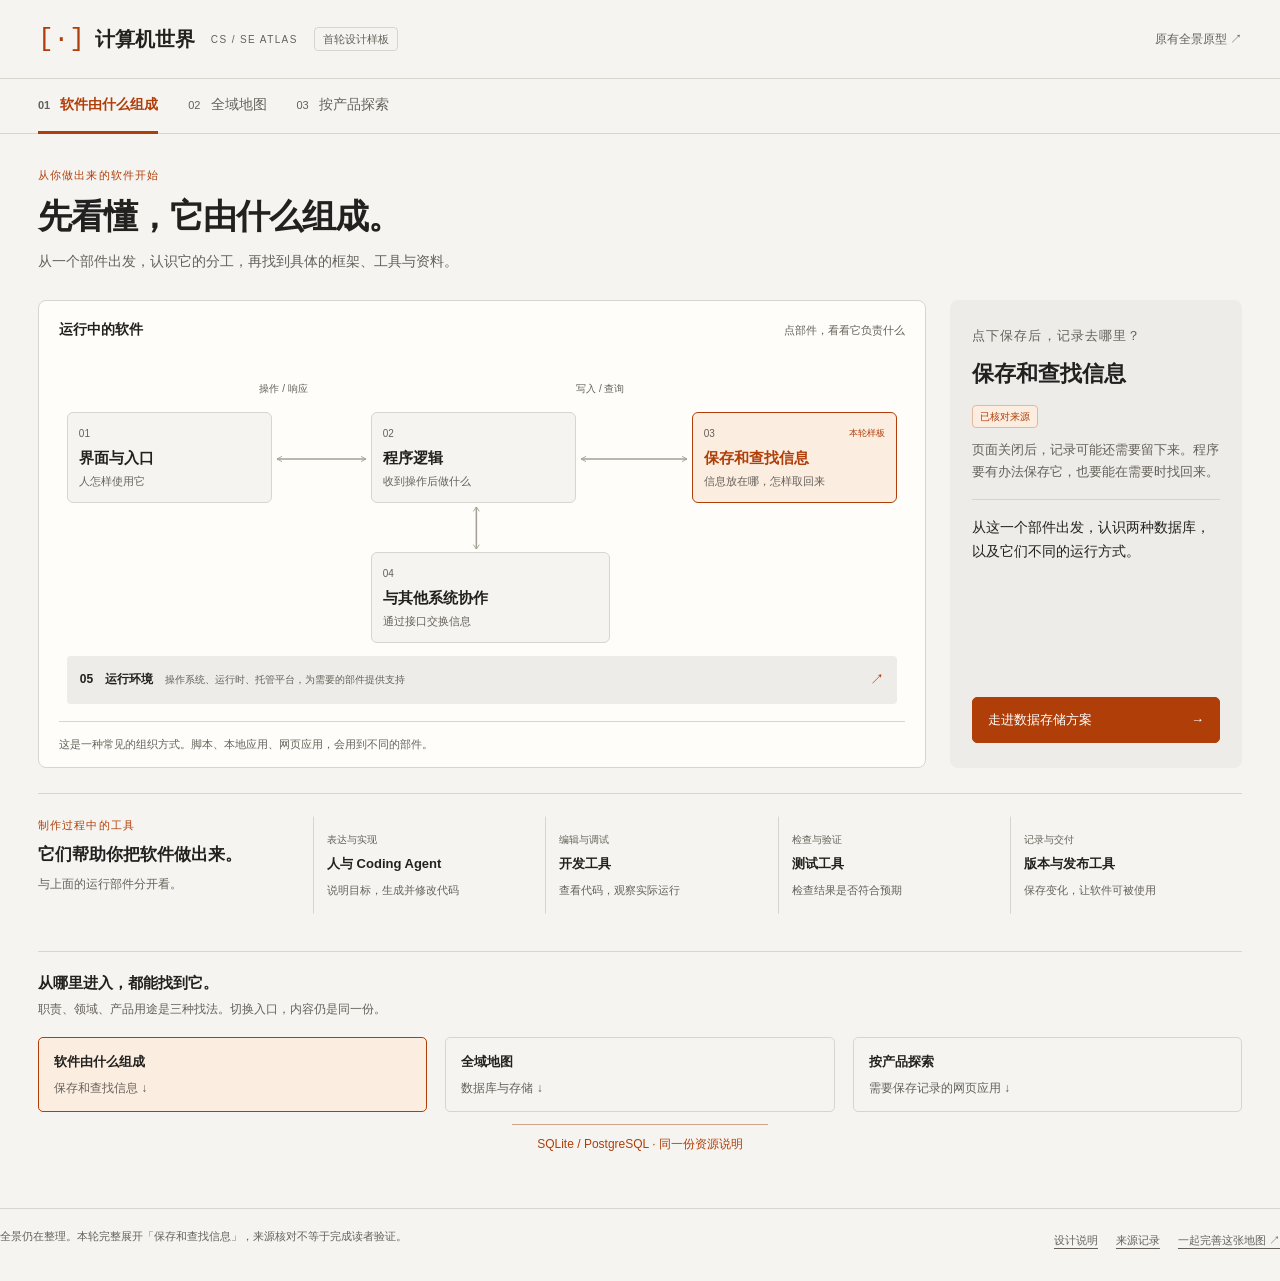
<file: design/index.html>
<!DOCTYPE html>
<!--
[INPUT]: 本目录样式、view.js、核实内容与原型的域名称，由 build.mjs 内联。
[OUTPUT]: 三入口导航样板与可访问的首页结构，不加载外部运行时资源。
[POS]: 设计样板的语义骨架；资源正文由共享内容库渲染。
[PROTOCOL]: 变更时更新此头部，然后检查 CLAUDE.md
-->
<html lang="zh-CN">
<head>
  <meta charset="utf-8">
  <meta name="viewport" content="width=device-width, initial-scale=1">
  <meta name="color-scheme" content="light">
  <title>计算机世界 · 导航设计样板</title>
  <style>
/*
 * [INPUT]: template.html 与 view.js 的语义区域、选中状态和资源卡结构。
 * [OUTPUT]: 暖灰与橙色的导航样板视觉、响应式布局、可见焦点和打印样式。
 * [POS]: design 的展示层；不通过固定侧栏覆盖主内容，保留自然纵向滚动。
 * [PROTOCOL]: 变更时更新此头部，然后检查 CLAUDE.md
 */
:root{--paper:#F6F4F0;--panel:#EEECE8;--ink:#22211F;--muted:#65615A;--line:#D8D5CF;--orange:#AF3E08;--tint:#FCEDE1;--white:#FFFDF9;--font:"PingFang SC","Hiragino Sans GB","Microsoft YaHei",sans-serif}
*{box-sizing:border-box}html{scroll-behavior:auto}body{margin:0;background:var(--paper);color:var(--ink);font:15px/1.7 var(--font)}
button,a,input{touch-action:manipulation}a{color:inherit;text-underline-offset:4px}button{font:inherit;color:inherit;cursor:pointer}button,a{-webkit-tap-highlight-color:transparent}
button:focus-visible,a:focus-visible,summary:focus-visible{outline:3px solid var(--orange);outline-offset:4px}button{border:0;background:none}h1,h2,h3,p{margin:0}h1,h2,h3{line-height:1.4;text-wrap:pretty}h1{font-size:34px;letter-spacing:-1px;font-weight:650}h2{font-size:20px}h3{font-size:17px}p{overflow-wrap:anywhere}small{font-size:12px}svg{display:block}
[hidden]{display:none!important}.skip{position:absolute;left:20px;top:-100px;z-index:10;background:var(--ink);color:white;padding:12px}.skip:focus{top:12px}
.masthead{max-width:1440px;margin:auto;min-height:78px;padding:16px 38px;display:flex;align-items:center;gap:16px}.wordmark{display:flex;align-items:center;gap:10px;font-size:20px;font-weight:700;text-decoration:none;white-space:nowrap}.mark{color:var(--orange);font:26px/1 monospace}.wordmark-en{font-size:10px;color:var(--muted);font-weight:500;letter-spacing:1.4px;margin-left:6px}.edition{font-size:11px;color:var(--muted);padding:2px 8px;border:1px solid var(--line);border-radius:4px}.legacy{margin-left:auto;display:flex;align-items:center;min-height:44px;font-size:12px;color:var(--muted);text-decoration:none}.legacy:hover{color:var(--orange)}
.entry-nav{display:flex;gap:30px;padding:0 38px;max-width:1440px;margin:auto;border-top:1px solid var(--line);border-bottom:1px solid var(--line)}.entry-nav a{min-height:55px;display:flex;align-items:center;gap:10px;text-decoration:none;border-bottom:3px solid transparent;margin-bottom:-1px;font-size:14px;color:var(--muted)}.entry-nav span{font-size:11px;font-variant-numeric:tabular-nums;color:var(--muted)}.entry-nav a[aria-current]{border-color:var(--orange);color:var(--orange);font-weight:600}
main{max-width:1364px;margin:auto;padding:32px 38px 44px;outline:none;min-height:65vh}.page-heading{margin-bottom:26px}.eyebrow{font-size:11px;letter-spacing:1.1px;color:var(--orange);margin-bottom:8px}.intro{color:var(--muted);margin-top:10px;max-width:740px;font-size:14px}.home-layout{display:grid;grid-template-columns:minmax(0,1fr) 292px;gap:24px;align-items:stretch}.composition{min-width:0;border:1px solid var(--line);border-radius:8px;background:var(--white);padding:19px 20px 14px}.section-label{display:flex;gap:12px;justify-content:space-between;align-items:center}.section-label h2{font-size:14px}.section-label span{font-size:11px;color:var(--muted)}
.software-map{position:relative;height:360px;margin:4px -5px 0}.connections{position:absolute;inset:0;width:100%;height:100%;color:#A6A095;pointer-events:none}.connection{fill:none;stroke:currentColor;stroke-width:1.4;marker-start:url(#arrow);marker-end:url(#arrow)}.part{position:absolute;text-align:left;background:var(--paper);border:1px solid var(--line);border-radius:6px;padding:12px 11px;min-height:90px;width:24%}.part:hover{border-color:var(--orange)}.part strong{font-size:15px;display:block;line-height:1.4;margin:5px 0}.part small{display:block;color:var(--muted);font-size:11px;line-height:1.5}.part-no{font-size:10px;color:var(--muted);display:flex;align-items:center;justify-content:space-between;gap:5px;font-variant-numeric:tabular-nums}.sample-dot{font-size:9px;color:var(--orange)}.part-interface{left:1.5%;top:19%}.part-logic{left:37%;top:19%}.part-storage{right:1.5%;top:19%}.part-network{left:37%;top:58%;width:28%}.part.selected,.workshop-tools button.selected{border-color:var(--orange);background:var(--tint)}.part.selected strong{color:var(--orange)}.edge-label{position:absolute;top:10%;font-size:10px;color:var(--muted)}.edge-ui{left:24%}.edge-data{left:61%}.runtime{position:absolute;bottom:0;left:1.5%;right:1.5%;min-height:48px;display:flex;align-items:center;gap:12px;background:var(--panel);padding:10px 12px;text-align:left;border:1px solid transparent;border-radius:4px}.runtime:hover,.runtime.selected{border-color:var(--orange)}.runtime strong{font-size:12px;white-space:nowrap}.runtime span{font-size:10px;color:var(--muted);flex:1}.runtime b{font-size:14px;font-weight:400;color:var(--orange)}.map-note{font-size:11px;color:var(--muted);margin-top:17px;padding-top:13px;border-top:1px solid var(--line)}
.role-inspector{display:flex;flex-direction:column;background:var(--panel);border-radius:8px;padding:25px 22px;min-width:0}.role-inspector h2{font-size:22px;margin:4px 0 15px}.role-inspector p{font-size:13px;color:var(--muted)}.role-inspector .role-example{font-size:14px;color:var(--ink);margin:16px 0;padding-top:16px;border-top:1px solid var(--line)}.role-inspector .status{margin-bottom:11px;align-self:flex-start}.role-inspector .action{margin-top:auto}.role-inspector .incomplete{margin-top:auto;padding-top:18px;font-size:12px}
.status{display:inline-block;font-size:10px;padding:2px 7px;border:1px solid var(--line);border-radius:4px;color:var(--muted);font-weight:400;white-space:nowrap}.status.ready{color:var(--orange);background:var(--tint);border-color:#E2B99D}.action{display:inline-flex;align-items:center;justify-content:space-between;gap:15px;min-height:46px;padding:10px 15px;border:1px solid var(--orange);border-radius:5px;background:var(--orange);color:#fff;text-decoration:none;font-size:13px;font-weight:500}.action.secondary{background:transparent;color:var(--orange)}.action:hover{filter:brightness(.93)}
.workshop{margin-top:25px;padding:22px 0 2px;border-top:1px solid var(--line);display:grid;grid-template-columns:250px 1fr;gap:25px}.workshop-heading h2{font-size:17px}.workshop-heading p:last-child{font-size:12px;color:var(--muted);margin-top:7px}.workshop-tools{display:grid;grid-template-columns:repeat(4,minmax(0,1fr));gap:0}.workshop-tools button{text-align:left;padding:6px 13px;border:1px solid transparent;border-left:1px solid var(--line);min-height:98px}.workshop-tools button:hover{background:var(--panel)}.workshop-tools button span{font-size:10px;color:var(--muted);display:block}.workshop-tools strong{font-size:13px;display:block;margin:5px 0}.workshop-tools small{font-size:11px;color:var(--muted);display:block}
.site-foot{border-top:1px solid var(--line);max-width:1288px;margin:0 auto;padding:18px 0 26px;display:flex;align-items:flex-start;gap:20px;color:var(--muted);font-size:11px}.site-foot p{flex:1}.site-foot div{display:flex;gap:18px}.site-foot a{display:inline-flex;align-items:center;min-height:28px}
.overview-layout{display:grid;grid-template-columns:minmax(0,1fr) 292px;gap:26px}.domain-list{display:grid;grid-template-columns:repeat(3,minmax(0,1fr));column-gap:22px;align-content:start}.domain-row{display:flex;min-height:66px;align-items:center;gap:10px;text-decoration:none;text-align:left;border-bottom:1px solid var(--line);padding:10px 0}.domain-row .ordinal{font-size:10px;color:var(--muted);font-variant-numeric:tabular-nums}.domain-row strong{font-size:13px;line-height:1.5;font-weight:500;flex:1}.domain-row .status{font-size:9px;padding:1px 4px}.domain-row:hover,.domain-row.selected{color:var(--orange)}.domain-row.featured{border-bottom-color:var(--orange)}.overview-note{margin-top:20px;font-size:12px;color:var(--muted)}
.product-list{display:flex;flex-direction:column;gap:0}.product-row{display:grid;grid-template-columns:35px 1fr auto;align-items:center;text-align:left;text-decoration:none;gap:15px;min-height:94px;border-bottom:1px solid var(--line);padding:14px 8px}.product-row .ordinal{font-size:12px;color:var(--muted)}.product-row strong{display:block;font-size:16px;font-weight:600}.product-row small{color:var(--muted);display:block;margin-top:4px;font-size:12px}.product-row:hover,.product-row.selected{background:var(--panel)}.product-row .go{color:var(--orange);font-size:20px}.product-row.featured{background:var(--tint);border:1px solid #E2B99D;border-radius:7px;padding:20px 16px;margin-bottom:9px}
.breadcrumbs{display:flex;align-items:center;gap:9px;flex-wrap:wrap;font-size:12px;color:var(--muted);margin-bottom:22px}.breadcrumbs a{min-height:28px;display:inline-flex;align-items:center}.breadcrumbs b{font-weight:400;color:var(--orange)}.topic-layout{display:grid;grid-template-columns:minmax(0,1fr) 310px;gap:36px}.topic-intro{max-width:680px}.topic-intro h1{margin-bottom:12px}.topic-intro>p{font-size:15px;color:var(--muted)}.explain-grid{display:grid;grid-template-columns:1fr 1fr;gap:25px;margin-top:27px;padding-top:22px;border-top:1px solid var(--line)}.explain-grid h2{font-size:13px;margin-bottom:7px}.explain-grid p{font-size:13px;color:var(--muted)}.resource-list{margin-top:28px}.resource-list h2{font-size:15px;margin-bottom:12px}.resource-option{display:grid;grid-template-columns:1fr auto;gap:12px;border-top:1px solid var(--line);padding:19px 0;text-decoration:none}.resource-option strong{font-size:22px;font-family:var(--font);font-weight:600}.resource-option small{color:var(--muted);display:block;font-size:12px;margin:3px 0}.resource-option p{font-size:13px;max-width:590px;margin-top:6px}.resource-option .go{align-self:center;font-size:22px;color:var(--orange)}.resource-option:hover strong{color:var(--orange)}.topic-aside{background:var(--panel);padding:22px;border-radius:8px;align-self:start}.topic-aside h2{font-size:17px;margin-bottom:12px}.topic-aside p{font-size:12px;color:var(--muted)}.topic-aside .decision-row{margin-top:17px;padding-top:15px;border-top:1px solid var(--line)}.topic-aside strong{font-size:13px;display:block;margin-bottom:5px}.topic-aside a{font-size:12px;display:inline-flex;align-items:center;min-height:38px;color:var(--orange)}
.shared-routes{margin-top:35px;border-top:1px solid var(--line);padding-top:20px}.shared-routes h2{font-size:15px}.shared-routes>p{font-size:12px;color:var(--muted);margin-top:6px}.route-diagram{display:grid;grid-template-columns:repeat(3,minmax(0,1fr));gap:18px;margin-top:17px}.route-branch{font-size:12px;text-decoration:none;border:1px solid var(--line);border-radius:5px;padding:13px 15px;position:relative}.route-branch strong{display:block;font-size:13px;margin-bottom:5px}.route-branch span{color:var(--muted)}.route-branch[aria-current]{border-color:var(--orange);background:var(--tint)}.route-branch:hover{border-color:var(--orange)}.converge{text-align:center;font-size:12px;color:var(--orange);padding-top:12px}.converge span{display:inline-block;border-top:1px solid #CDA68D;padding:9px 25px}
.resource-layout{display:grid;grid-template-columns:minmax(0,1fr) 315px;gap:38px}.resource-head{display:flex;justify-content:space-between;align-items:flex-start;gap:20px}.resource-head h1{font-size:40px;letter-spacing:-.7px}.resource-head .kind{font-size:12px;color:var(--muted);margin-top:5px}.resource-summary{font-size:17px;margin-top:18px;max-width:720px}.resource-section{border-top:1px solid var(--line);padding-top:19px;margin-top:23px}.resource-section h2{font-size:14px;margin-bottom:9px}.resource-section p,.resource-section li{font-size:13px;color:var(--muted)}.resource-section ul{padding-left:18px;margin:7px 0 0}.resource-section li+li{margin-top:6px}.resource-aside{background:var(--panel);border-radius:8px;padding:23px;align-self:start}.resource-aside .action{width:100%;margin:6px 0 12px}.resource-aside>p{font-size:11px;color:var(--muted)}.resource-aside h2{font-size:14px;margin:22px 0 8px}.sources-list{padding:0;margin:0;list-style:none}.sources-list li{margin-bottom:7px}.sources-list a{font-size:12px;display:inline-block;padding:4px 0;overflow-wrap:anywhere}.source-date{font-size:10px;color:var(--muted);margin-top:12px}.concept-note{margin-top:9px;border:1px solid var(--line);border-radius:5px;background:var(--white)}.concept-note summary{padding:12px 14px;font-size:13px;cursor:pointer;min-height:46px}.concept-note p{padding:0 14px 12px;font-size:12px;color:var(--muted)}.concept-note p strong{color:var(--ink);font-weight:500}.comparison{padding:17px;border:1px solid #D9BCA9;border-radius:5px;margin-top:20px}.comparison summary{min-height:44px;cursor:pointer;padding:8px 0}.comparison p{font-size:12px;color:var(--muted);margin:8px 0}.comparison a{font-size:13px;color:var(--orange);display:inline-flex;align-items:center;min-height:36px}.not-found{padding:65px 0;max-width:600px}.not-found p{margin:15px 0 25px;color:var(--muted)}.noscript{padding:30px}
@media(min-width:1440px){.software-map{height:360px}.role-inspector{padding:29px 25px}.role-inspector h2{font-size:24px}}
@media(max-width:1100px){main{padding:27px 25px 35px}.masthead{padding:14px 25px}.entry-nav{padding:0 25px}.home-layout,.overview-layout{grid-template-columns:minmax(0,1fr) 260px;gap:18px}.composition{padding:16px 12px 12px}.part strong{font-size:13px}.part small{font-size:10px}.part{padding:9px 8px}.software-map{height:360px}.part-network{width:30%}.workshop{grid-template-columns:200px 1fr;gap:15px}.workshop-tools button{padding:6px 9px}.domain-list{grid-template-columns:repeat(2,minmax(0,1fr))}.site-foot{margin:0 25px}}
@media(max-width:800px){.wordmark-en{display:none}.masthead{padding:12px 20px;min-height:68px;gap:10px}.wordmark{font-size:18px}.edition{font-size:10px}.legacy{font-size:11px}.entry-nav{padding:0 20px;gap:23px}.entry-nav a{font-size:13px;gap:7px;min-height:51px}.entry-nav span{font-size:10px}main{padding:26px 20px 32px}h1{font-size:29px}.home-layout,.overview-layout,.topic-layout,.resource-layout{grid-template-columns:1fr;gap:22px}.role-inspector{padding:20px;min-height:240px}.role-inspector .action{margin-top:17px;align-self:flex-start}.role-inspector h2{font-size:21px;margin:0 0 9px}.role-inspector .role-example{margin:12px 0}.software-map{height:360px}.part strong{font-size:15px}.part small{font-size:11px}.part{padding:11px}.runtime span{font-size:11px}.workshop{grid-template-columns:1fr;gap:15px}.workshop-tools{grid-template-columns:repeat(4,minmax(0,1fr))}.site-foot{margin:0 20px;flex-direction:column;gap:5px}.domain-list{grid-template-columns:repeat(3,minmax(0,1fr))}.topic-aside{padding:20px}.resource-aside{display:grid;grid-template-columns:1fr;max-width:none}.route-diagram{gap:10px}.route-branch{padding:12px 10px}.resource-head h1{font-size:34px}}
@media(max-width:560px){.masthead{padding:12px 16px;flex-wrap:wrap;gap:8px}.wordmark{font-size:17px}.mark{font-size:23px}.edition{margin-left:auto}.legacy{display:none}.entry-nav{padding:0 16px;gap:0;justify-content:space-between}.entry-nav a{font-size:12px;min-height:52px;gap:5px}.entry-nav span{display:none}main{padding:23px 16px 30px}.page-heading{margin-bottom:19px}h1{font-size:27px}.intro{font-size:13px;margin-top:9px}.section-label{align-items:flex-start;gap:8px}.section-label span{font-size:10px}.software-map{height:auto;min-height:0;margin:14px 0 0;display:grid;grid-template-columns:1fr 1fr;gap:12px}.connections,.edge-label{display:none}.part,.part-interface,.part-logic,.part-storage,.part-network{position:static;width:auto;min-height:112px;padding:12px}.part-storage{grid-column:1/-1}.part-storage strong{font-size:18px}.part-network{grid-column:1/-1;min-height:95px}.part strong{font-size:15px}.part small{font-size:11px}.part-no{font-size:10px}.sample-dot{font-size:10px}.runtime{position:static;grid-column:1/-1;display:flex;flex-wrap:wrap;gap:6px;min-height:78px}.runtime span{flex-basis:100%;order:3}.runtime b{margin-left:auto}.map-note{font-size:11px;line-height:1.75}.role-inspector{min-height:0}.workshop{margin-top:22px;padding-top:20px}.workshop-tools{grid-template-columns:1fr 1fr;gap:12px}.workshop-tools button{padding:10px;min-height:115px}.workshop-tools button strong{font-size:13px}.workshop-tools small{font-size:12px}.domain-list{grid-template-columns:1fr 1fr;column-gap:15px}.domain-row{display:grid;grid-template-columns:18px minmax(0,1fr);min-height:78px;gap:3px 7px}.domain-row strong{font-size:12px}.domain-row .status{grid-column:2;justify-self:start;margin-left:0}.product-row{grid-template-columns:23px 1fr auto;gap:10px;padding:15px 0}.product-row.featured{padding:16px 10px}.product-row strong{font-size:14px}.product-row small{font-size:11px}.explain-grid{grid-template-columns:1fr;gap:20px}.topic-intro>p{font-size:14px}.breadcrumbs{font-size:11px;gap:5px;margin-bottom:16px}.resource-head{flex-wrap:wrap;gap:10px}.resource-head h1{font-size:32px}.resource-summary{font-size:16px}.resource-option strong{font-size:21px}.route-diagram{grid-template-columns:1fr;gap:9px}.route-branch{display:grid;grid-template-columns:140px 1fr;align-items:center;min-height:62px;gap:9px;padding:10px 13px}.route-branch strong{font-size:12px;margin:0}.route-branch span{font-size:11px}.site-foot{margin:0 16px;font-size:10px}.site-foot div{flex-wrap:wrap;gap:8px 18px}.site-foot a{min-height:44px}.source-date{font-size:11px}.sources-list a{min-height:44px;display:flex;align-items:center}.resource-aside{padding:20px}}
@media(prefers-reduced-motion:reduce){*{scroll-behavior:auto!important;transition:none!important}}
@media print{.masthead,.entry-nav,.site-foot,.skip{display:none}body{background:#fff;font-size:12pt}main{padding:0}.home-layout,.topic-layout,.resource-layout,.overview-layout{display:block}.role-inspector,.topic-aside,.resource-aside{margin-top:22px}.software-map{break-inside:avoid}.workshop{display:block}.resource-section,.route-diagram,.resource-option{break-inside:avoid}a{color:#222}.concept-note p{display:block}}
</style>
</head>
<body>
  <a class="skip" href="#main">跳到主要内容</a>
  <header class="masthead">
    <a class="wordmark" href="#home"><span class="mark" aria-hidden="true">[·]</span>计算机世界<span class="wordmark-en">CS / SE ATLAS</span></a>
    <span class="edition">首轮设计样板</span>
    <a class="legacy" href="../index.html">原有全景原型 ↗</a>
  </header>
  <nav class="entry-nav" aria-label="地图入口">
    <a href="#home" data-entry="home"><span>01</span>软件由什么组成</a>
    <a href="#domains" data-entry="domains"><span>02</span>全域地图</a>
    <a href="#products" data-entry="products"><span>03</span>按产品探索</a>
  </nav>
  <main id="main" tabindex="-1"></main>
  <footer class="site-foot">
    <p>全景仍在整理。本轮完整展开「保存和查找信息」，来源核对不等于完成读者验证。</p>
    <div><a href="review.md">设计说明</a><a href="sources.md">来源记录</a><a href="../CONTRIBUTING.md">一起完善这张地图 ↗</a></div>
  </footer>
  <template id="home-template">
    <section class="page-heading">
      <p class="eyebrow">从你做出来的软件开始</p>
      <h1>先看懂，它由什么组成。</h1>
      <p class="intro">从一个部件出发，认识它的分工，再找到具体的框架、工具与资料。</p>
    </section>
    <div class="home-layout">
      <section class="composition" aria-labelledby="composition-title">
        <div class="section-label"><h2 id="composition-title">运行中的软件</h2><span>点部件，看看它负责什么</span></div>
        <div class="software-map">
          <svg class="connections" viewBox="0 0 760 360" preserveAspectRatio="none" aria-hidden="true">
            <defs><marker id="arrow" viewBox="0 0 8 8" refX="6" refY="4" markerWidth="5" markerHeight="5" orient="auto-start-reverse"><path d="M1 1L6 4L1 7" fill="none" stroke="currentColor"/></marker></defs>
            <path class="connection" d="M198 115H277"/>
            <path class="connection" d="M468 115H562"/>
            <path class="connection" d="M375 163V205"/>
          </svg>
          <span class="edge-label edge-ui">操作 / 响应</span><span class="edge-label edge-data">写入 / 查询</span>
          <button class="part part-interface" data-role="interface"><span class="part-no">01</span><strong>界面与入口</strong><small>人怎样使用它</small></button>
          <button class="part part-logic" data-role="logic"><span class="part-no">02</span><strong>程序逻辑</strong><small>收到操作后做什么</small></button>
          <button class="part part-storage selected" data-role="storage" aria-pressed="true"><span class="part-no">03 <span class="sample-dot">本轮样板</span></span><strong>保存和查找信息</strong><small>信息放在哪，怎样取回来</small></button>
          <button class="part part-network" data-role="network"><span class="part-no">04</span><strong>与其他系统协作</strong><small>通过接口交换信息</small></button>
          <button class="runtime" data-role="runtime"><strong>05　运行环境</strong><span>操作系统、运行时、托管平台，为需要的部件提供支持</span><b aria-hidden="true">↗</b></button>
        </div>
        <p class="map-note">这是一种常见的组织方式。脚本、本地应用、网页应用，会用到不同的部件。</p>
      </section>
      <aside id="role-inspector" class="role-inspector" aria-live="polite"></aside>
    </div>
    <section class="workshop" aria-labelledby="workshop-title">
      <div class="workshop-heading"><p class="eyebrow">制作过程中的工具</p><h2 id="workshop-title">它们帮助你把软件做出来。</h2><p>与上面的运行部件分开看。</p></div>
      <div class="workshop-tools">
        <button data-role="agent"><span>表达与实现</span><strong>人与 Coding Agent</strong><small>说明目标，生成并修改代码</small></button>
        <button data-role="editor"><span>编辑与调试</span><strong>开发工具</strong><small>查看代码，观察实际运行</small></button>
        <button data-role="testing"><span>检查与验证</span><strong>测试工具</strong><small>检查结果是否符合预期</small></button>
        <button data-role="delivery"><span>记录与交付</span><strong>版本与发布工具</strong><small>保存变化，让软件可被使用</small></button>
      </div>
    </section>
  </template>
  <noscript><p class="noscript">此交互样板需要启用 JavaScript。文字与来源也可在 <a href="review.md">设计说明</a>和 <a href="sources.md">来源记录</a>中阅读。</p></noscript>
  <script>

const CATALOG = {"content":{"schemaVersion":1,"verifiedAt":"2026-09-04","concepts":[{"id":"data-storage","name":"数据存储方案","summary":"把记录留下来，并在需要时找回来。本样板聚焦程序关闭后仍需保留的数据。","why":"以记录待办事项为例：页面关掉后，标题和完成状态还应保留；下次打开，还能只找出未完成的事项。","mechanism":"程序把记录交给存储方案保存，再按条件查询。本次沿关系型数据库这条路径，认识两种具体实现。","boundary":"保存数据不等于必须运行独立数据库服务。普通文件也是一种办法；本样板只展开关系型数据库，不代表存储方案只有这一类。","resourceIds":["sqlite","postgresql"],"sourceIds":["sqlite-about","pg-concepts","pg-architecture"]},{"id":"relational-database","name":"关系型数据库","summary":"用表组织记录，再按条件查询、组合和更新这些记录。","why":"记录变多后，程序需要反复筛选、关联和修改数据，不宜每次都重新编写一套文件查找逻辑。","mechanism":"可以把待办事项组织成一张表：一行是一条事项，列描述标题、完成状态等信息；程序通过 SQL 等接口提出查询和修改要求。","boundary":"这是组织数据的一类方式，SQLite 和 PostgreSQL 是具体实现。同属关系型数据库，不代表 SQL 细节、扩展和部署方式完全兼容。","resourceIds":["sqlite","postgresql"],"sourceIds":["pg-concepts","sqlite-about","pg-about"]},{"id":"embedded-database","name":"嵌入式数据库","summary":"数据库引擎作为库随应用运行，由应用直接调用。","why":"有些软件只需要管理身边的数据，希望运行应用时就能保存记录，减少单独部署服务的工作。","mechanism":"以 SQLite 为例，应用进程内的数据库引擎直接读写本机文件，中间没有独立的数据库服务进程。","boundary":"“嵌入式”说的是引擎如何与应用配合，不是只能用于小程序。SQLite 所说的 serverless 也不同于云厂商代管服务器。","resourceIds":["sqlite"],"sourceIds":["sqlite-serverless","sqlite-uses"]},{"id":"client-server-database","name":"客户端／服务器数据库","summary":"由独立服务管理数据，应用通过连接提出查询和修改请求。","why":"多个应用需要访问同一份数据时，可以把连接、访问权限和数据管理集中交给数据库服务。","mechanism":"以 PostgreSQL 为例，应用是数据库客户端，服务进程管理文件并执行请求；二者既可在同一台电脑，也可通过网络连接。","boundary":"“服务器”是一种运行职责，不等于必须租云主机。网页产品中，访问数据库的客户端也可能是后端应用，而不是浏览器。","resourceIds":["postgresql"],"sourceIds":["pg-architecture","pg-roles","pg-install"]}],"resources":[{"id":"sqlite","name":"SQLite","kind":"嵌入式 SQL 数据库引擎","summary":"把数据库能力装进应用，直接管理本机数据库文件。","purpose":"保存和查询应用记录，常见于手机与桌面软件，也可用于合适的网页应用后端。","environment":"引擎与调用它的程序处在同一进程。用于网页产品时，数据库可在后端机器上，用户通过网页访问应用。","requirements":["应用需要可用的 SQLite 库或对应语言的驱动；所在运行环境可能已经提供。","保存文件时，应用需要相应的文件访问权限；无需另起数据库服务，也无需注册 SQLite 云账号。","本样板讨论 SQLite 核心的本地用法；另外购买的托管产品有各自条件。"],"limits":["同一数据库同一时刻只有一个写入者。能否满足需求取决于写入频率与等待时间，不能仅凭用户数判断。","多台电脑直接同时读写网络共享盘上的同一数据库文件时，应另评估客户端／服务器方案。"],"officialUrl":"https://www.sqlite.org/","sourceIds":["sqlite-about","sqlite-serverless","sqlite-uses"],"verifiedAt":"2026-09-04","conceptIds":["data-storage","relational-database","embedded-database"]},{"id":"postgresql","name":"PostgreSQL","kind":"开源对象关系型数据库系统","summary":"独立运行数据库服务，让应用通过连接访问共同的数据。","purpose":"保存和查询结构化记录，管理多个客户端的连接与权限，并提供可扩展的数据类型和功能。","environment":"可在 Linux、macOS、Windows 等系统运行。数据库服务与应用可以同机，也可以分开部署。","requirements":["需要安装并运行数据库服务，或取得现有实例的连接方式；应用使用相应驱动或客户端。","连接使用数据库角色，并受认证与权限配置控制；数据库角色不等于云平台账号。","可自行安装免费开源核心，无需购买云服务；选择第三方托管时，账号、费用和配额另看服务条款。"],"limits":["相较于把库嵌入应用，需要安排服务运行、连接配置和访问权限。","保存重要数据仍需安排备份与恢复；使用数据库本身不等于已经有恢复保障。"],"officialUrl":"https://www.postgresql.org/","sourceIds":["pg-about","pg-architecture","pg-download","pg-install","pg-roles","pg-backup"],"verifiedAt":"2026-09-04","conceptIds":["data-storage","relational-database","client-server-database"]}],"relations":[{"id":"sqlite-storage","from":"sqlite","to":"data-storage","type":"implements","label":"用于保存和查找记录","condition":"本样板使用持久化的本机数据库文件来说明这一职责。","sourceIds":["sqlite-about"]},{"id":"postgresql-storage","from":"postgresql","to":"data-storage","type":"implements","label":"用于保存和查找记录","condition":"通过数据库服务保存记录，应用建立连接后查询和更新。","sourceIds":["pg-architecture"]},{"id":"sqlite-relational","from":"sqlite","to":"relational-database","type":"implements","label":"提供关系型数据管理","condition":"支持表与 SQL，不表示与其他实现的语法和扩展完全兼容。","sourceIds":["sqlite-about"]},{"id":"postgresql-relational","from":"postgresql","to":"relational-database","type":"implements","label":"提供关系型数据管理","condition":"以关系模型为基础，并提供对象关系特性和扩展能力。","sourceIds":["pg-concepts","pg-about"]},{"id":"sqlite-embedded","from":"sqlite","to":"embedded-database","type":"implements","label":"作为库随应用运行","condition":"此处描述 SQLite 核心，不泛指包装它的远程服务。","sourceIds":["sqlite-serverless"]},{"id":"postgresql-client-server","from":"postgresql","to":"client-server-database","type":"implements","label":"通过独立服务管理数据","condition":"客户端与数据库服务可以部署在同一台机器。","sourceIds":["pg-architecture"]},{"id":"sqlite-postgresql-comparison","from":"sqlite","to":"postgresql","type":"comparable","label":"围绕存储需求比较","condition":"当需求是用 SQL 保存和查询记录时，可比较二者；先看数据位置、同时写入的要求和服务维护安排。同类不等于可直接替换，迁移还需检查语法、类型、扩展和应用代码。","sourceIds":["sqlite-uses","pg-architecture","pg-about"]}],"sources":[{"id":"sqlite-about","title":"SQLite 官方介绍 · About SQLite","url":"https://www.sqlite.org/about.html","checkedAt":"2026-09-04"},{"id":"sqlite-uses","title":"SQLite 官方适用场景 · Appropriate Uses","url":"https://www.sqlite.org/whentouse.html","checkedAt":"2026-09-04"},{"id":"sqlite-serverless","title":"SQLite 无独立服务进程的含义 · Serverless","url":"https://www.sqlite.org/serverless.html","checkedAt":"2026-09-04"},{"id":"pg-about","title":"PostgreSQL 官方介绍 · About","url":"https://www.postgresql.org/about/","checkedAt":"2026-09-04"},{"id":"pg-concepts","title":"PostgreSQL 18 教程 · 关系、表和数据库","url":"https://www.postgresql.org/docs/18/tutorial-concepts.html","checkedAt":"2026-09-04"},{"id":"pg-architecture","title":"PostgreSQL 18 教程 · 客户端／服务器架构","url":"https://www.postgresql.org/docs/18/tutorial-arch.html","checkedAt":"2026-09-04"},{"id":"pg-install","title":"PostgreSQL 18 教程 · 安装","url":"https://www.postgresql.org/docs/18/tutorial-install.html","checkedAt":"2026-09-04"},{"id":"pg-download","title":"PostgreSQL 官方下载 · 平台与安装包","url":"https://www.postgresql.org/download/","checkedAt":"2026-09-04"},{"id":"pg-roles","title":"PostgreSQL 18 手册 · 数据库角色","url":"https://www.postgresql.org/docs/18/database-roles.html","checkedAt":"2026-09-04"},{"id":"pg-backup","title":"PostgreSQL 18 手册 · 备份与恢复","url":"https://www.postgresql.org/docs/18/backup.html","checkedAt":"2026-09-04"}],"routes":[{"id":"home","title":"软件由什么组成","relation":"role","steps":["软件由什么组成","保存和查找信息","数据存储方案"],"conceptId":"data-storage","resourceIds":["sqlite","postgresql"]},{"id":"domains","title":"全域地图","relation":"domain","steps":["全域地图","数据库与存储","数据存储方案"],"conceptId":"data-storage","resourceIds":["sqlite","postgresql"]},{"id":"products","title":"按产品探索","relation":"product","steps":["按产品探索","需要保存记录的网页应用","数据存储方案"],"conceptId":"data-storage","resourceIds":["sqlite","postgresql"]}]},"panorama":[{"name":"软件的构成单位","summary":"你听到的绝大多数名词都在这一组。分界线只有三条：谁调用谁、能不能下载安装、换掉要不要重写。"},{"name":"数据结构","summary":"一堆数据摆成什么形状。形状决定了「找一个」「加一个」「删一个」各要花多少功夫。"},{"name":"算法","summary":"一套固定的步骤，把输入变成输出。名字听着抽象，但每一个都对应着你天天在用的功能。"},{"name":"设计模式","summary":"被反复用出来的代码组织套路。它们不是发明的，是从大量真实代码里认出来的重复形状。"},{"name":"架构风格","summary":"整个系统摆成什么形状，块与块之间怎么说话。比设计模式高一个尺度。"},{"name":"编程范式","summary":"写代码时脑子里的组织方式。同一门语言可以支持好几种。"},{"name":"编程语言家族","summary":"语言不是孤立发明的，是一棵有血缘的树。认出家族，语法就不用一门门背。"},{"name":"语言的构成部件","summary":"任何一门语言拆开都是这些零件。认识零件，看陌生代码就不再是天书。"},{"name":"类型系统","summary":"机器在什么时候、用多严的标准，检查你有没有把东西放错格子。"},{"name":"操作系统","summary":"程序和硬件之间那一层。它管的是：谁能用 CPU、谁能用内存、谁能碰硬盘。"},{"name":"网络与协议","summary":"两台机器之间怎么把话说清楚。分层是这里的核心：每一层只管自己那点事。"},{"name":"数据库与存储","summary":"把数据放住并且还能找回来。不同的数据库不是好坏之分，是为不同的查询形状优化的。"},{"name":"并发与并行","summary":"多件事同时进行时会出的问题，以及应对办法。并发是「交替着做」，并行是「真的同时做」。"},{"name":"从源码到运行","summary":"你写的字，怎么一步步变成机器执行的电信号。这条链路每一段都有专门的名字。"},{"name":"前端","summary":"跑在用户那台机器上、看得见的那一半。核心矛盾是：状态变了，界面怎么跟着变。"},{"name":"后端","summary":"跑在别人机器上、看不见的那一半。核心矛盾是：很多人同时来，怎么不出错、不崩。"},{"name":"交付与基础设施","summary":"代码写完之后到用户能用之间的全部工序。核心是把每一步都变成可重复、可回滚的。"},{"name":"测试","summary":"测试只能证明有问题，不能证明没问题。所以它们的分类，本质是「用多大成本抽多大的样」。"},{"name":"安全","summary":"安全不是一个功能，是一堆「假设别人不怀好意」时才成立的设计。"},{"name":"人工智能与机器学习","summary":"从数据里拟合出一个函数，再把这个函数部署出去用。分成训练侧和推理侧两半。"},{"name":"数据的表示与格式","summary":"同一份东西在机器里的写法。乱码、精度丢失、文件打不开，根源都在这一组。"},{"name":"版本控制与协作","summary":"多个人在同一份代码上动手时的秩序。Git 一家独大，所以这组基本等于 Git 的世界观。"},{"name":"计算机体系结构","summary":"软件之所以有那些约束，根源都在硬件的物理事实上。这一层解释了「为什么快的东西小、大的东西慢」。"},{"name":"理论计算机科学","summary":"关于「什么算得出来、算得多快、能不能证明」的那一层。它划定了工程能做到的边界。"}]};


/**
 * [INPUT]: build.mjs 内联的 CATALOG，template.html 的页面与首页模板。
 * [OUTPUT]: 软件职责、知识领域、产品用途三个入口，以及共享概念和资源详情。
 * [POS]: design 的交互协调层；哈希只记录入口/主题/资源身份，正文始终从同一对象读取。
 * [PROTOCOL]: 变更时更新此头部，然后检查 CLAUDE.md
 */
(() => {
  'use strict';
  const {content, panorama} = CATALOG;
  const concepts = new Map(content.concepts.map(c => [c.id, c]));
  const resources = new Map(content.resources.map(r => [r.id, r]));
  const sources = new Map(content.sources.map(s => [s.id, s]));
  const routes = new Map(content.routes.map(r => [r.id, r]));
  const main = document.getElementById('main');
  const escape = value => String(value).replace(/[&<>"']/g, ch => ({'&':'&amp;','<':'&lt;','>':'&gt;','"':'&quot;',"'":'&#39;'}[ch]));
  const url = (route, id) => `#${route}/storage${id ? '/' + encodeURIComponent(id) : ''}`;
  const external = (href, label, className = '') => `<a class="${className}" href="${escape(href)}" target="_blank" rel="noopener noreferrer">${escape(label)} <span aria-hidden="true">↗</span></a>`;
  const status = ready => `<span class="status${ready ? ' ready' : ''}">${ready ? '已核对来源' : '只有定位 · 待整理'}</span>`;

  // --- 首页部件描述是设计语境，不是项目资源的另一份正文 ---
  const roles = {
    storage: {name:'保存和查找信息',question:'点下保存后，记录去哪里？',summary:'页面关闭后，记录可能还需要留下来。程序要有办法保存它，也要能在需要时找回来。',example:'从这一个部件出发，认识两种数据库，以及它们不同的运行方式。'},
    interface: {name:'界面与入口',question:'人怎样告诉软件要做什么？',summary:'按钮、页面、命令行，都是进入软件的方式。入口接收操作，再把处理结果呈现给人。',example:'手机应用、命令行脚本和网页，可以采用不同的入口。'},
    logic: {name:'程序逻辑',question:'收到一个操作，接着做什么？',summary:'检查输入、计算结果、安排动作，这些规则决定软件的行为。它们可以在本机运行，也可以由远端程序处理。',example:'“保存记录”可能先检查内容，再调用存储部件。'},
    network: {name:'与其他系统协作',question:'有些事情，交给谁来做？',summary:'软件可以通过接口请求另一个系统的能力，也可能完全独立工作。需要协作时，再认识协议、接口和数据交换。',example:'调用地图、邮件服务或模型接口，是不同的协作场景。'},
    runtime: {name:'运行环境',question:'代码在哪里真正执行？',summary:'操作系统、语言运行时和托管环境，为软件提供执行代码与访问资源的条件。不同软件需要的组合不同。',example:'脚本在你的电脑上运行，也可以被部署到另一台机器。'},
    agent: {name:'人与 Coding Agent',question:'谁来表达目标，谁来检查结果？',summary:'人说明希望解决的问题，Agent 协助生成和修改代码。软件运行后是否符合目标，还需要观察与验证。',example:'这是制作软件的一种方式。用 AI 写代码，并不意味着成品必须带 AI 功能。'},
    editor: {name:'开发工具',question:'怎样看见并修改正在做的东西？',summary:'编辑器、调试器等工具帮助查看代码、定位问题和观察运行。它们与最终交付的软件承担不同职责。',example:'工具的具体种类、代表项目和适用环境将在后续整理。'},
    testing: {name:'测试工具',question:'怎样知道改动是否符合预期？',summary:'把需要检查的行为变成可以重复运行的验证。工具执行检查，人仍需决定哪些结果才是正确的。',example:'检查能不能保存、能不能再次读出，是数据功能的具体问题。'},
    delivery: {name:'版本与发布工具',question:'怎样记录变化，让别人也能使用？',summary:'版本工具记录改动，构建与发布工具帮助准备和交付软件。部署方式取决于软件准备在哪里运行。',example:'交付一个本地文件与运行一个在线服务，需要的安排不同。'}
  };
  const products = [
    {name:'需要保存记录的网页应用',desc:'从待办、笔记等记录出发，认识信息如何留下来。',sample:true},
    {name:'自动化脚本',desc:'把重复操作交给程序，可能从文件或命令行进入。',detail:'脚本可以处理文件、调用接口，也可能完全不需要网页界面或数据库。'},
    {name:'手机应用',desc:'围绕手机上的交互、本地数据与设备能力探索。',detail:'应用可能只用本地数据，也可能与远端系统同步。具体资源与组合仍待整理。'},
    {name:'桌面应用',desc:'从电脑上的窗口、文件和操作系统能力进入。',detail:'桌面应用的运行环境、数据位置与交付方式需要一起考虑，本轮尚未整理完整资源。'},
    {name:'带 AI 能力的应用',desc:'把模型作为一种能力，接入具体的软件用途。',detail:'模型能力只是其中一部分；界面、数据和运行安排仍由产品需求决定。本轮尚未整理完整资源。'}
  ];
  function rolePanel(id) {
    const role = roles[id];
    const panel = document.getElementById('role-inspector');
    if (!panel || !role) return;
    panel.innerHTML = `<p class="eyebrow">${escape(role.question)}</p><h2>${escape(role.name)}</h2>${status(id === 'storage')}
      <p>${escape(role.summary)}</p><p class="role-example">${escape(role.example)}</p>
      ${id === 'storage' ? `<a class="action" href="${url('home')}">走进数据存储方案 <span aria-hidden="true">→</span></a>` : '<p class="incomplete">这一部分先保留位置，具体资源还在整理。可回到「保存和查找信息」体验完整样板。</p>'}`;
    document.querySelectorAll('[data-role]').forEach(button => {
      const selected = button.dataset.role === id;
      button.classList.toggle('selected', selected);
      button.setAttribute('aria-pressed', String(selected));
    });
  }
  function heading(eyebrow, title, intro) {
    return `<section class="page-heading"><p class="eyebrow">${escape(eyebrow)}</p><h1>${escape(title)}</h1><p class="intro">${escape(intro)}</p></section>`;
  }
  function renderHome() {
    main.append(document.getElementById('home-template').content.cloneNode(true));
    rolePanel('storage');
    main.insertAdjacentHTML('beforeend', sharedRoutes('home'));
  }
  function renderDomains() {
    main.innerHTML = heading('按知识领域找位置', '把视野拉远一点。', '这里保留原有的 24 个域。数据库与存储已接入本轮样板，其余领域继续作为待整理的探索底稿。') +
      `<div class="overview-layout"><section><div class="domain-list">${panorama.map((domain, index) => {
        const selected = domain.name === '数据库与存储';
        const inside = `<span class="ordinal">${String(index + 1).padStart(2,'0')}</span><strong>${escape(domain.name)}</strong>${selected ? '<span class="status ready">含已核对样板</span>' : status(false)}`;
        return selected ? `<a class="domain-row featured" href="${url('domains')}">${inside}</a>` : `<button class="domain-row" data-domain="${index}">${inside}</button>`;
      }).join('')}</div><p class="overview-note">“只有定位”表示保留了原型中的名称和一句说明；不代表该领域的全部内容已经核实。</p></section>
      <aside id="domain-inspector" class="role-inspector" aria-live="polite"><p class="eyebrow">本轮可走通的分支</p><h2>数据库与存储</h2><p>先理解保存和查找信息的职责，再看 SQLite、PostgreSQL 两个具体项目。</p><p class="role-example">你将从领域归属出发，抵达与首页相同的资源。</p><a class="action" href="${url('domains')}">进入存储样板 <span aria-hidden="true">→</span></a></aside></div>` + sharedRoutes('domains');
  }
  function renderProducts() {
    main.innerHTML = heading('按想做的东西找线索', '从一个产品，认识它的部件。', '这些入口帮助你发现可能用到的技术。具体组成随需求而变，本轮先展开有记录保存需求的网页应用。') +
      `<div class="overview-layout"><section class="product-list">${products.map((product, index) => {
        const inner = `<span class="ordinal">${String(index + 1).padStart(2,'0')}</span><div><strong>${escape(product.name)}</strong><small>${escape(product.desc)}</small></div><span class="go" aria-hidden="true">${product.sample ? '→' : '+'}</span>`;
        return product.sample ? `<a class="product-row featured" href="${url('products')}">${inner}</a>` : `<button class="product-row" data-product="${index}">${inner}</button>`;
      }).join('')}</section><aside id="product-inspector" class="role-inspector" aria-live="polite"><p class="eyebrow">以记录待办为例</p><h2>关掉页面，记录还在。</h2><p>从这个需求进入，看看“保存与查询”部件可以由什么实现。</p><p class="role-example">这里先展开持久化数据，不承诺已经覆盖一个网页应用的全部组成。</p><a class="action" href="${url('products')}">发现相关方案 <span aria-hidden="true">→</span></a></aside></div>` + sharedRoutes('products');
  }
  function breadcrumbs(route, resource) {
    return `<nav class="breadcrumbs" aria-label="当前位置"><a href="#${route.id}">${escape(route.steps[0])}</a><span aria-hidden="true">/</span><span>${escape(route.steps[1])}</span><span aria-hidden="true">/</span>
      ${resource ? `<a href="${url(route.id)}">${escape(route.steps[2])}</a><span aria-hidden="true">/</span><b>${escape(resource.name)}</b>` : `<b>${escape(route.steps[2])}</b>`}</nav>`;
  }
  function sharedRoutes(current, resourceId) {
    return `<section class="shared-routes" aria-labelledby="route-title"><h2 id="route-title">从哪里进入，都能找到它。</h2><p>职责、领域、产品用途是三种找法。切换入口，内容仍是同一份。</p>
      <div class="route-diagram">${content.routes.map(route => `<a class="route-branch" href="${url(route.id, resourceId)}" ${route.id === current ? 'aria-current="page"' : ''}><strong>${escape(route.title)}</strong><span>${escape(route.steps[1])} ↓</span></a>`).join('')}</div>
      <div class="converge"><span>${resourceId ? escape(resources.get(resourceId).name) : content.routes[0].resourceIds.map(id => escape(resources.get(id).name)).join(' / ')} · 同一份资源说明</span></div></section>`;
  }
  function conceptNote(concept, relation) {
    return `<details class="concept-note" data-concept-id="${escape(concept.id)}"><summary>${escape(concept.name)}${relation ? ` · ${escape(relation.label)}` : ''}</summary>
      <p><strong>为什么需要它：</strong>${escape(concept.why)}</p><p><strong>怎样运作：</strong>${escape(concept.mechanism)}</p><p><strong>边界：</strong>${escape(concept.boundary)}</p>
      ${relation ? `<p><strong>这条关系的条件：</strong>${escape(relation.condition)}</p>` : ''}
      <p>依据：${sourceLinks([...new Set([...concept.sourceIds, ...(relation?.sourceIds || [])])])}</p></details>`;
  }
  function sourceLinks(ids) {
    return ids.map(id => { const source = sources.get(id); return external(source.url, source.title); }).join(' · ');
  }
  function renderTopic(route) {
    const concept = concepts.get(route.conceptId);
    main.innerHTML = breadcrumbs(route) + `<div class="topic-layout"><section>
      <div class="topic-intro"><p class="eyebrow">${escape(route.steps[1])}</p><h1>${escape(concept.name)}</h1><p>${escape(concept.summary)}</p>
      <div class="explain-grid"><div><h2>从一个需求开始</h2><p>${escape(concept.why)}</p></div><div><h2>它在软件里的分工</h2><p>${escape(concept.mechanism)}</p></div></div></div>
      <div class="resource-list"><h2>沿着关系型数据库这条路，认识两个项目</h2>${route.resourceIds.map(id => {
        const resource = resources.get(id);
        return `<a class="resource-option" href="${url(route.id, id)}" data-resource-id="${escape(id)}"><div><strong>${escape(resource.name)}</strong><small>${escape(resource.kind)}</small><p>${escape(resource.summary)}</p></div><span class="go" aria-hidden="true">→</span></a>`;
      }).join('')}</div>${conceptNote(concepts.get('relational-database'))}</section>
      <aside class="topic-aside"><p class="eyebrow">先辨清边界</p><h2>保存数据，有多种做法。</h2><p>${escape(concept.boundary)}</p>
      <div class="decision-row"><strong>先问怎样调用数据库</strong><p>由应用进程直接调用引擎，还是连接独立数据库服务？独立服务也可以运行在同一台机器。</p></div>
      <div class="decision-row"><strong>再问怎样读写</strong><p>同时写入的要求、访问位置和维护安排，都需要与具体需求一起考虑。</p></div>
      <div class="decision-row"><strong>本轮范围</strong><p>两个资源已核对官方资料。文件、对象存储、缓存等其他分支尚未在样板里展开。</p></div>
      <div class="decision-row"><strong>查证与继续了解</strong>${sourceLinks(concept.sourceIds)}</div></aside></div>` + sharedRoutes(route.id);
  }
  function renderResource(route, resource) {
    const relations = content.relations.filter(relation => relation.from === resource.id && relation.type === 'implements');
    const comparison = content.relations.find(relation => relation.type === 'comparable' && [relation.from, relation.to].includes(resource.id));
    const other = comparison && resources.get(comparison.from === resource.id ? comparison.to : comparison.from);
    const list = items => `<ul>${items.map(item => `<li>${escape(item)}</li>`).join('')}</ul>`;
    main.innerHTML = breadcrumbs(route, resource) + `<div class="resource-layout"><article data-object-id="${escape(resource.id)}">
      <div class="resource-head"><div><p class="eyebrow">具体项目 / 资源</p><h1>${escape(resource.name)}</h1><p class="kind">${escape(resource.kind)}</p></div>${status(true)}</div>
      <p class="resource-summary">${escape(resource.summary)}</p>
      <section class="resource-section"><h2>它解决什么问题</h2><p>${escape(resource.purpose)}</p></section>
      <section class="resource-section"><h2>它在哪里运行</h2><p>${escape(resource.environment)}</p></section>
      <section class="resource-section"><h2>使用它，需要什么</h2>${list(resource.requirements)}</section>
      <section class="resource-section"><h2>这些边界值得先知道</h2>${list(resource.limits)}</section>
      <section class="resource-section"><h2>它在地图里的位置</h2><p>展开一条关系，查看概念解释、适用条件与依据。</p>${relations.map(relation => conceptNote(concepts.get(relation.to), relation)).join('')}</section>
      </article><aside class="resource-aside"><p class="eyebrow">从地图走向具体项目</p>${external(resource.officialUrl, '打开 ' + resource.name + ' 官方网站', 'action')}<p>地图内容可以离线阅读；外部资料需要联网。</p>
      <h2>查证依据</h2><ul class="sources-list">${resource.sourceIds.map(id => { const source = sources.get(id); return `<li>${external(source.url, source.title)}</li>`; }).join('')}</ul><p class="source-date">核对日期 ${escape(resource.verifiedAt)} · 官方资料</p>
      ${other ? `<section class="comparison"><h3>${escape(comparison.label)}</h3><p>${escape(comparison.condition)}</p><a href="${url(route.id, other.id)}">再看看 ${escape(other.name)} →</a><details><summary>比较依据</summary><p>${sourceLinks(comparison.sourceIds)}</p></details></section>` : ''}</aside></div>` + sharedRoutes(route.id, resource.id);
  }
  function locationState() {
    try {
      const parts = (location.hash.slice(1) || 'home').split('/').map(decodeURIComponent);
      const [entry, topic, id] = parts;
      if (!routes.has(entry) || parts.length > 3 || (topic && topic !== 'storage') || (parts.length > 1 && !topic) || (parts.length > 2 && !id)) return null;
      if (id && !routes.get(entry).resourceIds.includes(id)) return null;
      return {route:routes.get(entry), topic, id};
    } catch { return null; }
  }
  function render(moveFocus = true) {
    const state = locationState();
    main.replaceChildren();
    document.querySelectorAll('[data-entry]').forEach(link => {
      if (link.dataset.entry === state?.route.id) link.setAttribute('aria-current','page');
      else link.removeAttribute('aria-current');
    });
    if (!state) {
      main.innerHTML = '<section class="not-found"><p class="eyebrow">这个位置还没有内容</p><h1>先回到地图入口。</h1><p>链接中的位置不在本轮样板里。你仍可从三个入口找到已整理的存储资源。</p><a class="action" href="#home">回到软件组成 →</a></section>';
      document.title = '位置未找到 · 计算机世界';
    } else {
      const {route, topic, id} = state;
      if (id) renderResource(route, resources.get(id));
      else if (topic) renderTopic(route);
      else if (route.id === 'home') renderHome();
      else if (route.id === 'domains') renderDomains();
      else renderProducts();
      document.title = `${id ? resources.get(id).name : topic ? '数据存储方案' : route.title} · 计算机世界`;
    }
    if (moveFocus) { main.focus({preventScroll:true}); window.scrollTo(0,0); }
  }
  // --- 一个委托入口管理首页/全域/产品的局部选择，不残留跨面板处理器 ---
  main.addEventListener('click', event => {
    const button = event.target.closest('button');
    if (!button) return;
    let panel;
    if (button.dataset.role) { rolePanel(button.dataset.role); panel = document.getElementById('role-inspector'); }
    else if (button.dataset.domain) {
      const domain = panorama[Number(button.dataset.domain)];
      panel = document.getElementById('domain-inspector');
      panel.innerHTML = `<p class="eyebrow">全景中的一个领域</p><h2>${escape(domain.name)}</h2>${status(false)}<p>${escape(domain.summary)}</p><p class="role-example">这段定位沿用原有原型。具体资源、使用条件与来源还需要整理。</p><a class="action secondary" href="../index.html">打开原有全景原型 ↗</a>`;
      main.querySelectorAll('[data-domain]').forEach(item => { const selected = item === button; item.classList.toggle('selected',selected); item.setAttribute('aria-pressed',String(selected)); });
    } else if (button.dataset.product) {
      const product = products[Number(button.dataset.product)];
      panel = document.getElementById('product-inspector');
      panel.innerHTML = `<p class="eyebrow">按产品找线索</p><h2>${escape(product.name)}</h2>${status(false)}<p>${escape(product.detail)}</p><p class="role-example">这条路线尚未整理完整。先从有保存需求的网页应用体验本轮样板。</p><a class="action secondary" href="${url('products')}">进入已整理的样板 →</a>`;
      main.querySelectorAll('[data-product]').forEach(item => { const selected = item === button; item.classList.toggle('selected',selected); item.setAttribute('aria-pressed',String(selected)); });
    }
    if (panel && window.matchMedia('(max-width:800px)').matches) { panel.tabIndex = -1; panel.focus(); }
  });
  // --- 跳转到正文只移动焦点，不把元素锚点当成内容路由 ---
  document.querySelector('.skip').addEventListener('click', event => {
    event.preventDefault();
    main.focus();
  });
  window.addEventListener('hashchange', () => render());
  render(false);
})();

  </script>
</body>
</html>
</file>
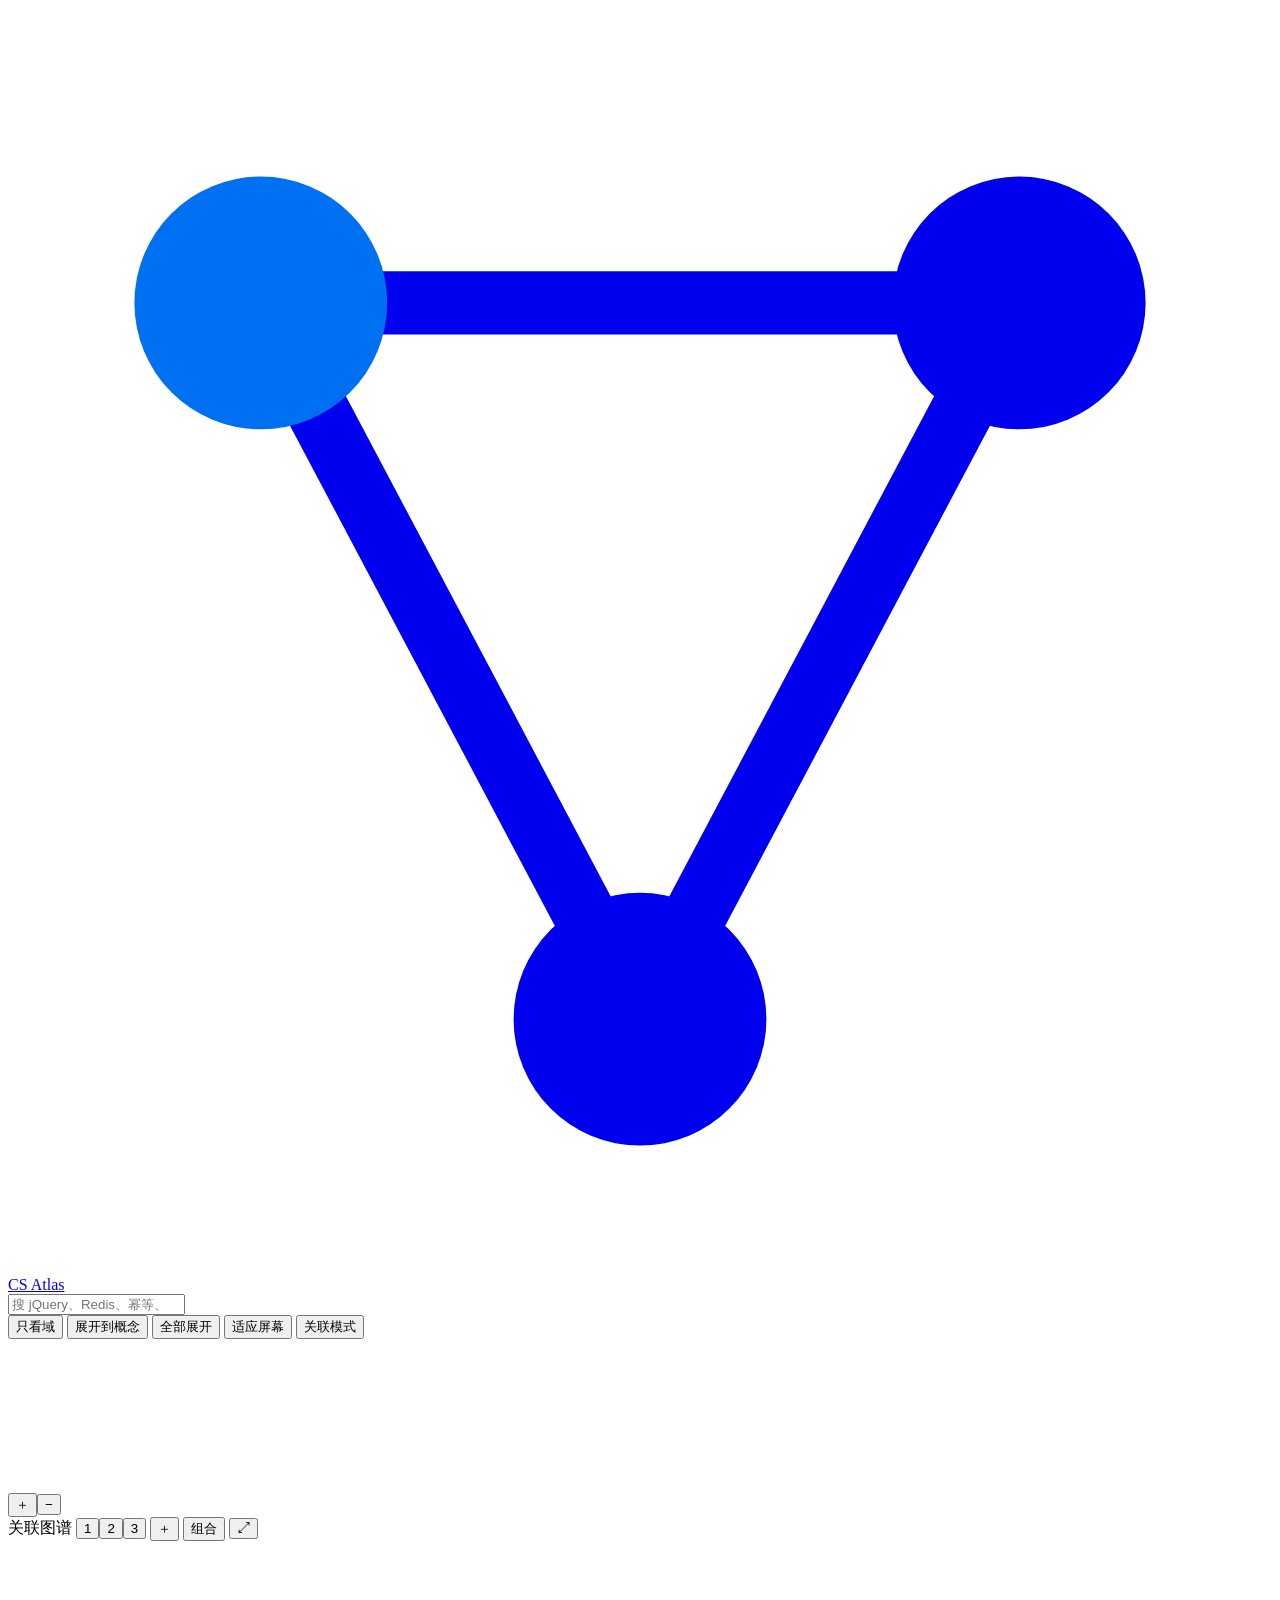
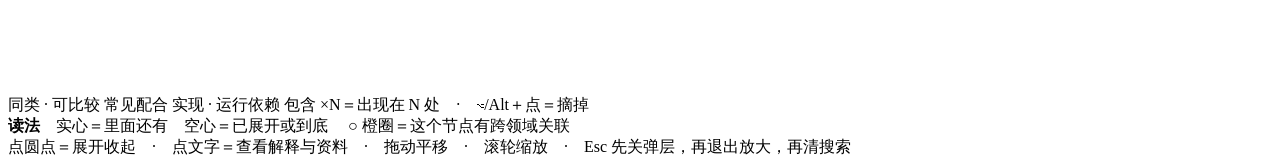
<file: src/index.html>
<!DOCTYPE html>
<!--
[INPUT]: 根构建注入样式、分类快照、逐节点解释来源、图标与交互代码。
[OUTPUT]: Paper v2 浅色首访、角色预览与资料导航；地图和样例共用旧知识与来源。
[POS]: 全景浏览器的结构正本；生成产物位于根 index.html。
[PROTOCOL]: 变更时更新此头部，然后检查 CLAUDE.md
-->
<html lang="zh-CN"><head><meta charset="utf-8"/>
<meta name="viewport" content="width=device-width, initial-scale=1"/>
<meta name="description" content="给用 AI 做软件的你：探索计算机与软件工程地图，看懂部件分工、方法与实现，沿解释找到原始资料。"/>
<title>CS Atlas · 从看懂概念到做成事情</title>
<link rel="icon" type="image/svg+xml" href="data:image/svg+xml,%3Csvg%20xmlns%3D%22http%3A%2F%2Fwww.w3.org%2F2000%2Fsvg%22%20viewBox%3D%220%200%2032%2032%22%3E%3Crect%20width%3D%2232%22%20height%3D%2232%22%20rx%3D%226%22%20fill%3D%22%23FFFFFF%22%2F%3E%3Cpath%20d%3D%22M7%208L25%208L16%2025Z%22%20fill%3D%22none%22%20stroke%3D%22%23171717%22%20stroke-width%3D%221.5%22%2F%3E%3Ccircle%20cx%3D%227%22%20cy%3D%228%22%20r%3D%223%22%20fill%3D%22%230070F3%22%2F%3E%3Ccircle%20cx%3D%2225%22%20cy%3D%228%22%20r%3D%223%22%20fill%3D%22%23171717%22%2F%3E%3Ccircle%20cx%3D%2216%22%20cy%3D%2225%22%20r%3D%223%22%20fill%3D%22%23171717%22%2F%3E%3C%2Fsvg%3E"/>
<style>
/*@inject style.css*/
/*@inject entry.css*/
/*@inject atlas.css*/
</style></head><body>
<div id="intro" hidden>
  <header class="entry-header"><div class="entry-container entry-header-inner">
    <a class="entry-brand" href="#intro"><svg class="entry-mark" viewBox="0 0 30 30" aria-hidden="true"><path d="M6 7L24 7L15 24Z" fill="none" stroke="currentColor" stroke-width="1.5"/><circle cx="6" cy="7" r="3" fill="#0070F3"/><circle cx="24" cy="7" r="3" fill="currentColor"/><circle cx="15" cy="24" r="3" fill="currentColor"/></svg>CS Atlas</a>
    <nav class="entry-nav" aria-label="首页导航"><a href="#map">概念地图</a><a href="#entry-routes">学习路线</a><a href="#entry-resources">资料导航</a><a href="#entry-training">训练计划</a></nav>
    <a class="entry-button entry-header-action" href="#map">打开地图 <span aria-hidden="true">↗</span></a>
  </div></header>
  <main aria-labelledby="entry-heading">
    <section class="entry-hero entry-container">
      <p class="entry-eyebrow"><span aria-hidden="true"></span>给正在用 AI 探索编程的你</p>
      <h1 id="entry-heading" tabindex="-1">从看懂一个概念，<br>到做成一件事情。</h1>
      <p class="entry-lead">找到知识在计算机世界里的位置，也找到它的用处。<br>沿着问题、方案与资料，把理解连成自己的学习路径。</p>
      <div class="entry-actions"><a class="entry-button entry-primary" href="#map">探索概念地图 <span aria-hidden="true">→</span></a><a class="entry-button" id="entry-example" href="#atlas=photo-A">看一条学习路径 <span aria-hidden="true">↗</span></a></div>
    </section>
    <section class="entry-path entry-container" aria-label="照片分类的问题、方案与知识关系示意">
      <div class="entry-path-caption"><span>ONE QUESTION, A CONNECTED WORLD</span><span>照片分类 · 学习路径示意</span></div>
      <div class="entry-path-nodes">
        <div class="entry-path-node"><small>01 / 我想做什么</small><strong>给照片自动分类</strong></div><span class="entry-path-arrow" aria-hidden="true">→</span>
        <div class="entry-path-node entry-path-solution"><small>02 / 可以怎样做</small><strong>用已有模型完成一次推理</strong><p>输入图片 → 模型与权重 → 分类结果</p></div><span class="entry-path-arrow" aria-hidden="true">→</span>
        <div class="entry-path-node entry-path-knowledge"><small>03 / 需要看懂什么</small><strong>CNN 家族 · ResNet-50 架构<br>预训练权重</strong><p>共同做法 / 具体结构 / 训练得到的参数</p></div>
      </div>
      <div class="entry-path-footer"><p>实现负责执行，权重提供参数；具体条件见样例。</p><a class="entry-text-link" data-entry-sample href="#atlas=photo-A">打开照片分类样例 <span aria-hidden="true">↗</span></a></div>
    </section>
    <section id="entry-routes" class="entry-routes entry-container" tabindex="-1" aria-labelledby="entry-routes-heading">
      <div class="entry-section-heading"><div><p class="entry-kicker">从想做的事，找到要学的知识</p><h2 id="entry-routes-heading">你想成为怎样的构建者？</h2></div><span class="entry-note">角色路线 · 规划预览</span></div>
      <div class="entry-route-row"><span class="entry-index">01</span><h3>AI 应用构建者</h3><p>从图片分类开始，理解模型如何进入一个产品。</p><a class="entry-text-link" data-entry-sample href="#atlas=photo-A">看照片分类样例 <span aria-hidden="true">↗</span></a></div>
      <div class="entry-route-row"><span class="entry-index">02</span><h3>Web 产品构建者</h3><p>把界面、程序逻辑与数据保存连成可用的软件。</p><span class="entry-route-status">路线规划中</span></div>
      <div class="entry-route-row"><span class="entry-index">03</span><h3>后端开发者</h3><p>围绕请求、数据与服务，建立能解释的系统。</p><span class="entry-route-status">路线规划中</span></div>
    </section>
    <section id="entry-training" class="entry-training" tabindex="-1" aria-labelledby="entry-training-heading"><div class="entry-container entry-training-inner">
      <div><p class="entry-kicker">训练计划 · 筹备中</p><h2 id="entry-training-heading">知道怎么做，<br>还要亲手做成。</h2><p class="entry-training-lead">围绕一个具体项目，确定起点、动手练习、提交作品，再根据反馈调整。每一步都留下能回看的成果。</p></div>
      <div><p class="entry-note">正在设计的训练方式</p><ol class="entry-training-steps"><li><span>01</span><div><h3>明确起点</h3><p>知道自己要完成什么，哪些条件还没有满足。</p></div></li><li><span>02</span><div><h3>做出作品</h3><p>完成一个具体任务，留下过程与结果。</p></div></li><li><span>03</span><div><h3>反馈与迁移</h3><p>修正一次错误，再试一个条件不同的问题。</p></div></li></ol></div>
    </div></section>
    <section id="entry-resources" class="entry-resources entry-container" tabindex="-1" aria-labelledby="entry-resources-heading">
      <div class="entry-section-heading"><div><h2 id="entry-resources-heading">带着问题，读对一篇。</h2><p>知道为什么读，也知道读完以后做什么。</p></div><a class="entry-text-link" data-entry-sample href="#atlas=photo-A">打开照片分类样例 <span aria-hidden="true">↗</span></a></div>
      <a class="entry-resource-row" href="https://arxiv.org/abs/1512.03385" target="_blank" rel="noopener noreferrer"><span class="entry-resource-use">理解架构</span><div><h3>Deep Residual Learning</h3><p>看清 ResNet 想解决的问题，区分架构与权重。</p></div><span class="entry-resource-source">原始论文</span><span aria-hidden="true">↗</span></a>
      <a class="entry-resource-row" href="https://docs.pytorch.org/vision/stable/models.html" target="_blank" rel="noopener noreferrer"><span class="entry-resource-use">准备输入</span><div><h3>Models and pre-trained weights</h3><p>检查预处理、标签和权重；具体实践回到样例固定版本。</p></div><span class="entry-resource-source">TorchVision 文档</span><span aria-hidden="true">↗</span></a>
      <a class="entry-resource-row" href="https://docs.pytorch.org/tutorials/beginner/basics/intro.html" target="_blank" rel="noopener noreferrer"><span class="entry-resource-use">继续动手</span><div><h3>PyTorch：学习基础</h3><p>从张量与数据处理起步，按自己的缺口继续查。</p></div><span class="entry-resource-source">官方教程</span><span aria-hidden="true">↗</span></a>
      <p class="entry-resource-note">原站入口核对：2026-09-13 · 打开外部资料需要联网 · 资料说明不能代替实际练习</p>
    </section>
  </main>
  <footer class="entry-footer"><div class="entry-container entry-footer-inner"><div><strong>从一个问题，开始探索。</strong><p>开放的知识地图 · 持续整理与核验 · 资料保留原始出处</p><p>本地内容可离线阅读 · <a href="https://github.com/sophistd/cs-concept-atlas/blob/main/CONTRIBUTING.md" target="_blank" rel="noopener noreferrer">查看贡献方式 ↗</a></p></div><a class="entry-button entry-primary" href="#map">打开概念地图 <span aria-hidden="true">→</span></a></div></footer>
</div>
<div id="atlas-view" hidden inert></div>
<div id="top">
  <div id="title"><a class="entry-brand" href="#intro" aria-label="CS Atlas，返回介绍"><svg class="entry-mark" viewBox="0 0 30 30" aria-hidden="true"><path d="M6 7L24 7L15 24Z" fill="none" stroke="currentColor" stroke-width="1.5"/><circle cx="6" cy="7" r="3" fill="#0070F3"/><circle cx="24" cy="7" r="3" fill="currentColor"/><circle cx="15" cy="24" r="3" fill="currentColor"/></svg>CS Atlas</a><span id="stat"></span></div>
  <p id="entry-error" role="status" hidden>未找到这个入口。可以<a href="#map">返回地图</a>或<a href="#intro">查看介绍</a>。</p>
  <input id="q" type="search" aria-label="搜索概念与项目" placeholder="搜 jQuery、Redis、幂等、B+ 树…"/>
  <div id="hits"></div>
  <button class="btn" data-a="groups">只看域</button>
  <button class="btn" data-a="concepts">展开到概念</button>
  <button class="btn" data-a="all">全部展开</button>
  <button class="btn" data-a="fit">适应屏幕</button>
  <button class="btn on" id="bgraph">关联模式</button>
</div>
<main id="stage" class="graph" aria-label="可展开的知识地图"><svg><g id="vp"><g id="garcs"></g><g id="glinks"></g><g id="gnodes"></g></g></svg><div id="zoom-tools" aria-label="地图缩放"><button class="gb" id="zoom-in" aria-label="放大树图">＋</button><button class="gb" id="zoom-out" aria-label="缩小树图">−</button></div></main>
<aside id="side" aria-label="节点解释与关联">
  <div id="mgp">
    <div id="mghead">
      <span class="gt">关联图谱</span><span id="mgc"></span>
      <span class="ghops" id="mghops">
        <button class="gb" data-h="1" title="只看直接关联">1</button><button class="gb" data-h="2" title="再往外一跳">2</button><button class="gb on" data-h="3" title="再往外两跳">3</button>
      </span>
      <button class="gb" id="mgadd" title="把某个节点钉进这张图（它不在跳数范围内也照画）">＋</button>
      <button class="gb" id="mgbun" title="调一组现成的组合出来看">组合</button>
      <button class="gb" id="mgbig" title="放大 / 收起（Esc 收起）">⤢</button>
    </div>
    <div id="mgbar"></div>
    <div id="mgwrap">
      <svg id="mgsvg">
        <defs><marker id="mgarr" viewBox="0 0 8 8" refX="7" refY="4" markerWidth="5.5" markerHeight="5.5" orient="auto"><path d="M0,1L7,4L0,7z" fill="#3B6FA0"/></marker></defs>
        <g id="mgvp"><g id="mge"></g><g id="mgn"></g></g>
      </svg>
      <div id="mgempty"></div>
      <div id="mgpop"></div>
    </div>
    <div id="mgfoot">
      <span class="mgk on" data-k="same"><i style="border-color:#E8590C"></i>同类 · 可比较</span>
      <span class="mgk on" data-k="pair"><i style="border-color:#2F7D74"></i>常见配合</span>
      <span class="mgk on" data-k="dep"><i style="border-color:#3B6FA0"></i>实现 · 运行依赖</span>
      <span class="mgk on" data-k="tree"><i style="border-color:#C7C2B8"></i>包含</span>
      <span class="mgnote">×N＝出现在 N 处　·　⌥/Alt＋点＝摘掉</span>
      <span id="mgmore"></span>
    </div>
  </div>
  <section id="card" tabindex="-1" aria-label="当前节点说明"></section>
</aside>
<div id="mgtip"></div>
<div id="legend">
  <b>读法</b>　<span class="dot f"></span>实心＝里面还有　<span class="dot"></span>空心＝已展开或到底　
  <span style="color:var(--or)">○</span> 橙圈＝这个节点有跨领域关联<br>
  点圆点＝展开收起　·　点文字＝查看解释与资料<span class="dsh"></span>　·　拖动平移　·　滚轮缩放　·　Esc 先关弹层，再退出放大，再清搜索
</div>
<script>
/*@inject data*/
/*@inject content*/
/*@inject atlas*/
/*@inject bundles*/
/*@inject icons.js*/
/*@inject tree.js*/
/*@inject details.js*/
/*@inject graph.js*/
/*@inject entry.js*/
/*@inject atlas.js*/
/*@inject boot.js*/
</script></body></html>
</file>
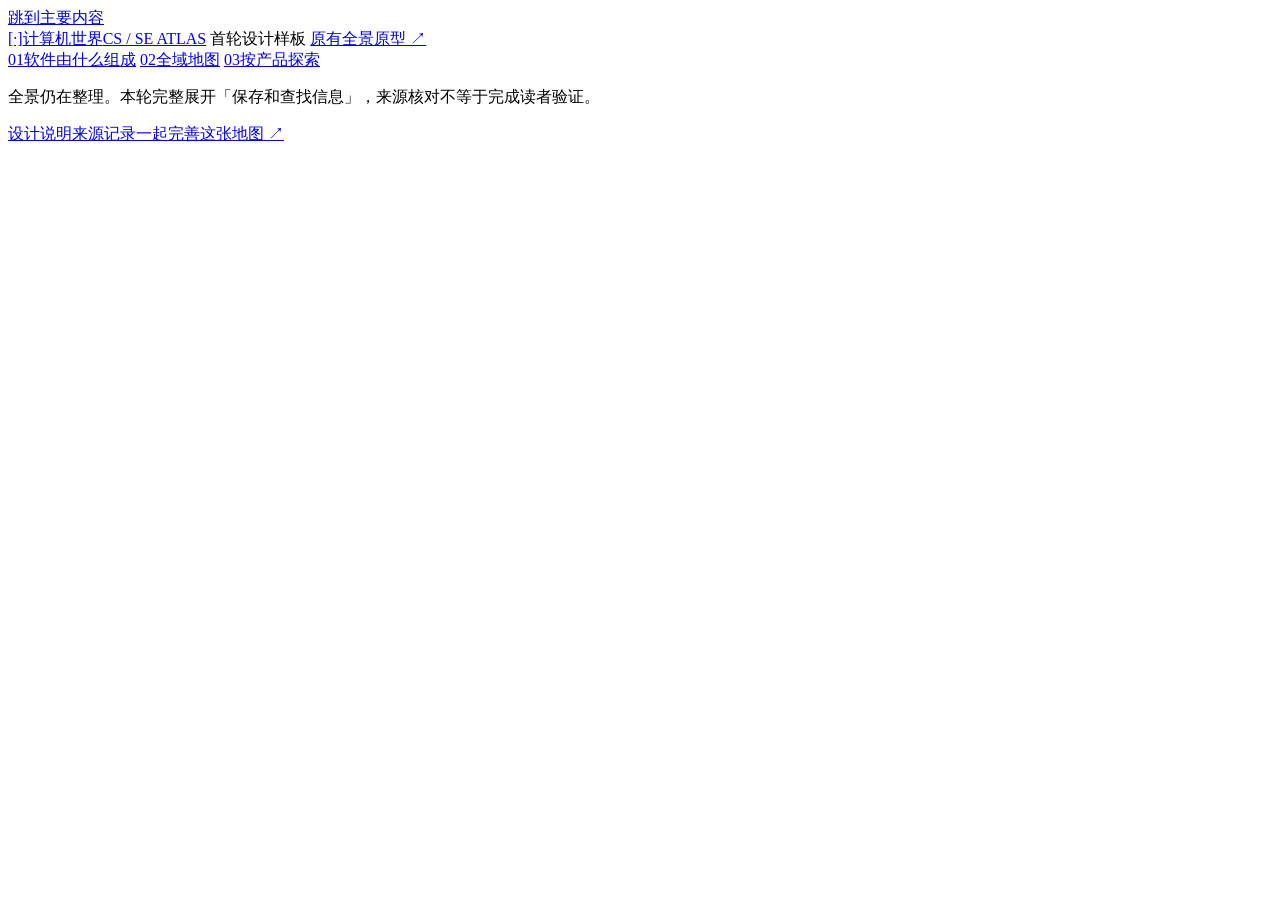
<file: design/template.html>
<!DOCTYPE html>
<!--
[INPUT]: 本目录样式、view.js、核实内容与原型的域名称，由 build.mjs 内联。
[OUTPUT]: 三入口导航样板与可访问的首页结构，不加载外部运行时资源。
[POS]: 设计样板的语义骨架；资源正文由共享内容库渲染。
[PROTOCOL]: 变更时更新此头部，然后检查 CLAUDE.md
-->
<html lang="zh-CN">
<head>
  <meta charset="utf-8">
  <meta name="viewport" content="width=device-width, initial-scale=1">
  <meta name="color-scheme" content="light">
  <title>计算机世界 · 导航设计样板</title>
  <style>/*@inject style.css*/</style>
</head>
<body>
  <a class="skip" href="#main">跳到主要内容</a>
  <header class="masthead">
    <a class="wordmark" href="#home"><span class="mark" aria-hidden="true">[·]</span>计算机世界<span class="wordmark-en">CS / SE ATLAS</span></a>
    <span class="edition">首轮设计样板</span>
    <a class="legacy" href="../index.html">原有全景原型 ↗</a>
  </header>
  <nav class="entry-nav" aria-label="地图入口">
    <a href="#home" data-entry="home"><span>01</span>软件由什么组成</a>
    <a href="#domains" data-entry="domains"><span>02</span>全域地图</a>
    <a href="#products" data-entry="products"><span>03</span>按产品探索</a>
  </nav>
  <main id="main" tabindex="-1"></main>
  <footer class="site-foot">
    <p>全景仍在整理。本轮完整展开「保存和查找信息」，来源核对不等于完成读者验证。</p>
    <div><a href="review.md">设计说明</a><a href="sources.md">来源记录</a><a href="../CONTRIBUTING.md">一起完善这张地图 ↗</a></div>
  </footer>
  <template id="home-template">
    <section class="page-heading">
      <p class="eyebrow">从你做出来的软件开始</p>
      <h1>先看懂，它由什么组成。</h1>
      <p class="intro">从一个部件出发，认识它的分工，再找到具体的框架、工具与资料。</p>
    </section>
    <div class="home-layout">
      <section class="composition" aria-labelledby="composition-title">
        <div class="section-label"><h2 id="composition-title">运行中的软件</h2><span>点部件，看看它负责什么</span></div>
        <div class="software-map">
          <svg class="connections" viewBox="0 0 760 360" preserveAspectRatio="none" aria-hidden="true">
            <defs><marker id="arrow" viewBox="0 0 8 8" refX="6" refY="4" markerWidth="5" markerHeight="5" orient="auto-start-reverse"><path d="M1 1L6 4L1 7" fill="none" stroke="currentColor"/></marker></defs>
            <path class="connection" d="M198 115H277"/>
            <path class="connection" d="M468 115H562"/>
            <path class="connection" d="M375 163V205"/>
          </svg>
          <span class="edge-label edge-ui">操作 / 响应</span><span class="edge-label edge-data">写入 / 查询</span>
          <button class="part part-interface" data-role="interface"><span class="part-no">01</span><strong>界面与入口</strong><small>人怎样使用它</small></button>
          <button class="part part-logic" data-role="logic"><span class="part-no">02</span><strong>程序逻辑</strong><small>收到操作后做什么</small></button>
          <button class="part part-storage selected" data-role="storage" aria-pressed="true"><span class="part-no">03 <span class="sample-dot">本轮样板</span></span><strong>保存和查找信息</strong><small>信息放在哪，怎样取回来</small></button>
          <button class="part part-network" data-role="network"><span class="part-no">04</span><strong>与其他系统协作</strong><small>通过接口交换信息</small></button>
          <button class="runtime" data-role="runtime"><strong>05　运行环境</strong><span>操作系统、运行时、托管平台，为需要的部件提供支持</span><b aria-hidden="true">↗</b></button>
        </div>
        <p class="map-note">这是一种常见的组织方式。脚本、本地应用、网页应用，会用到不同的部件。</p>
      </section>
      <aside id="role-inspector" class="role-inspector" aria-live="polite"></aside>
    </div>
    <section class="workshop" aria-labelledby="workshop-title">
      <div class="workshop-heading"><p class="eyebrow">制作过程中的工具</p><h2 id="workshop-title">它们帮助你把软件做出来。</h2><p>与上面的运行部件分开看。</p></div>
      <div class="workshop-tools">
        <button data-role="agent"><span>表达与实现</span><strong>人与 Coding Agent</strong><small>说明目标，生成并修改代码</small></button>
        <button data-role="editor"><span>编辑与调试</span><strong>开发工具</strong><small>查看代码，观察实际运行</small></button>
        <button data-role="testing"><span>检查与验证</span><strong>测试工具</strong><small>检查结果是否符合预期</small></button>
        <button data-role="delivery"><span>记录与交付</span><strong>版本与发布工具</strong><small>保存变化，让软件可被使用</small></button>
      </div>
    </section>
  </template>
  <noscript><p class="noscript">此交互样板需要启用 JavaScript。文字与来源也可在 <a href="review.md">设计说明</a>和 <a href="sources.md">来源记录</a>中阅读。</p></noscript>
  <script>
/*@inject catalog*/
/*@inject view.js*/
  </script>
</body>
</html>
</file>
